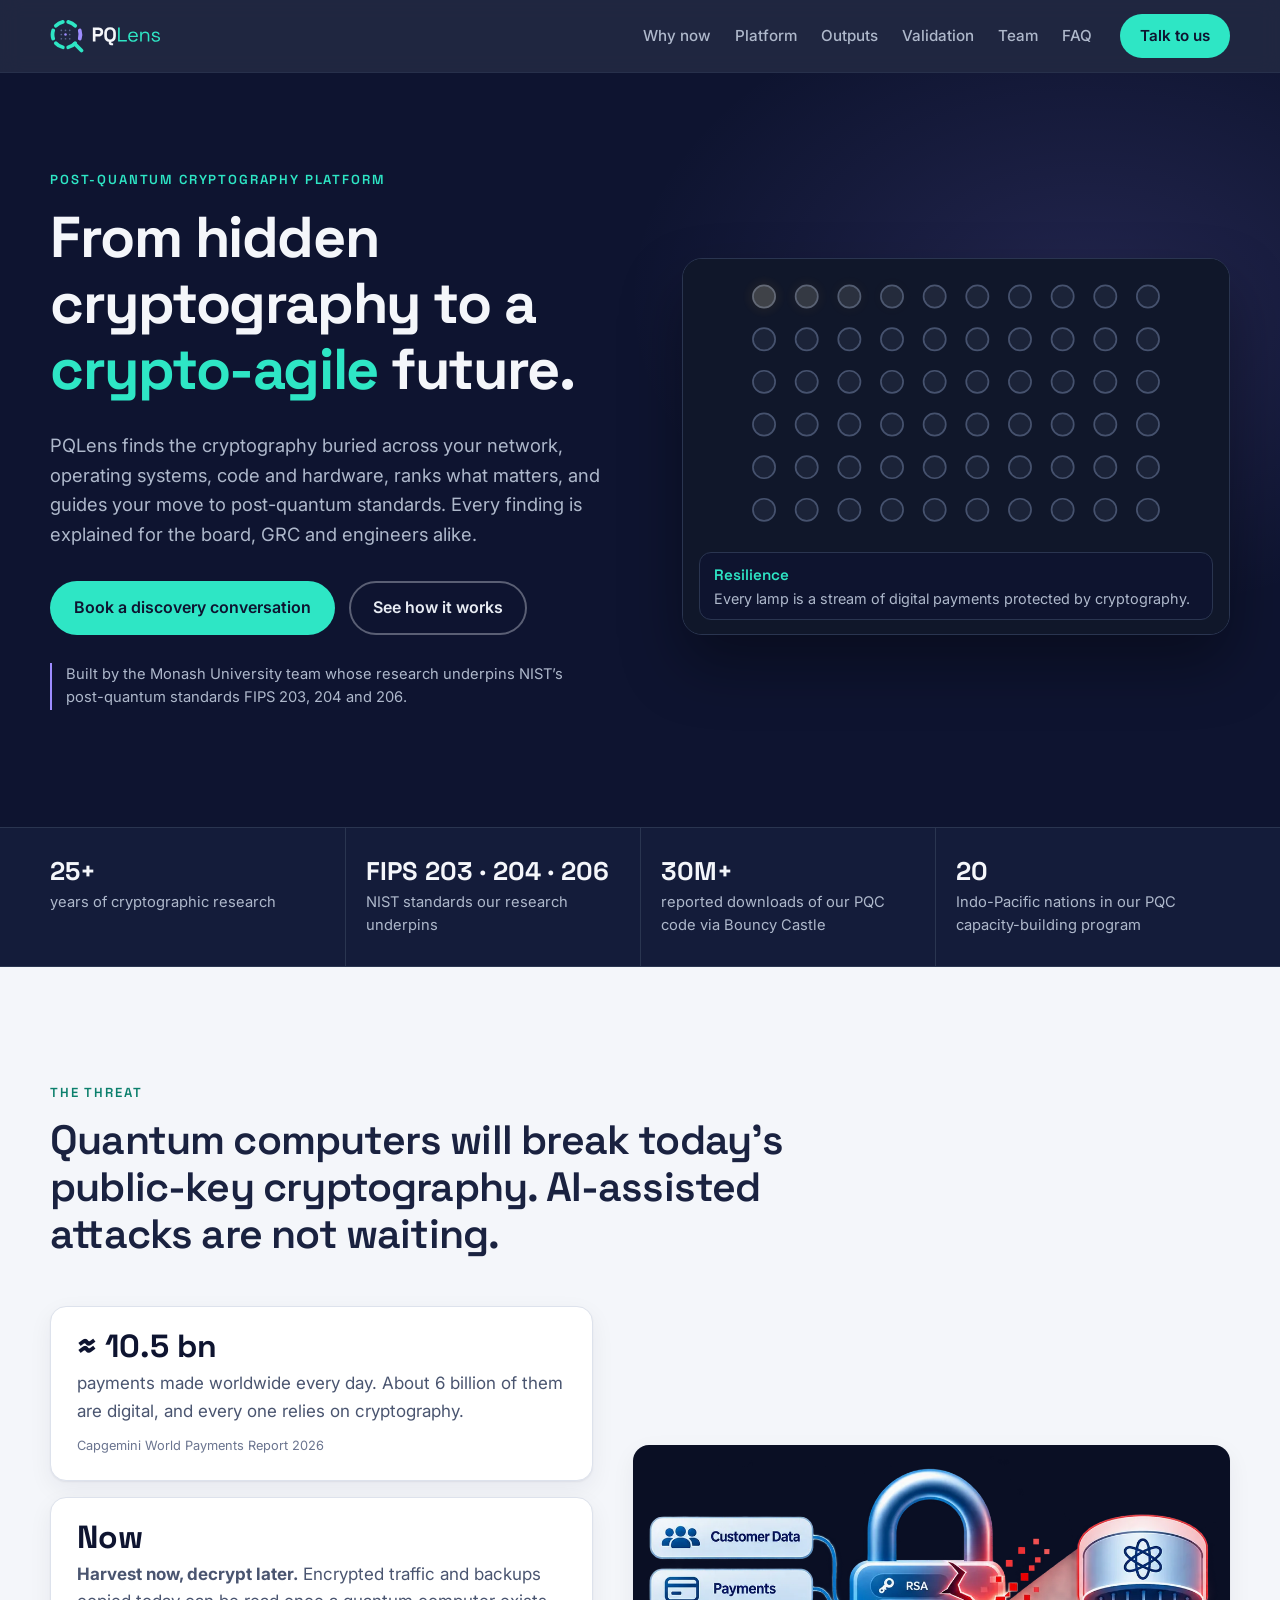
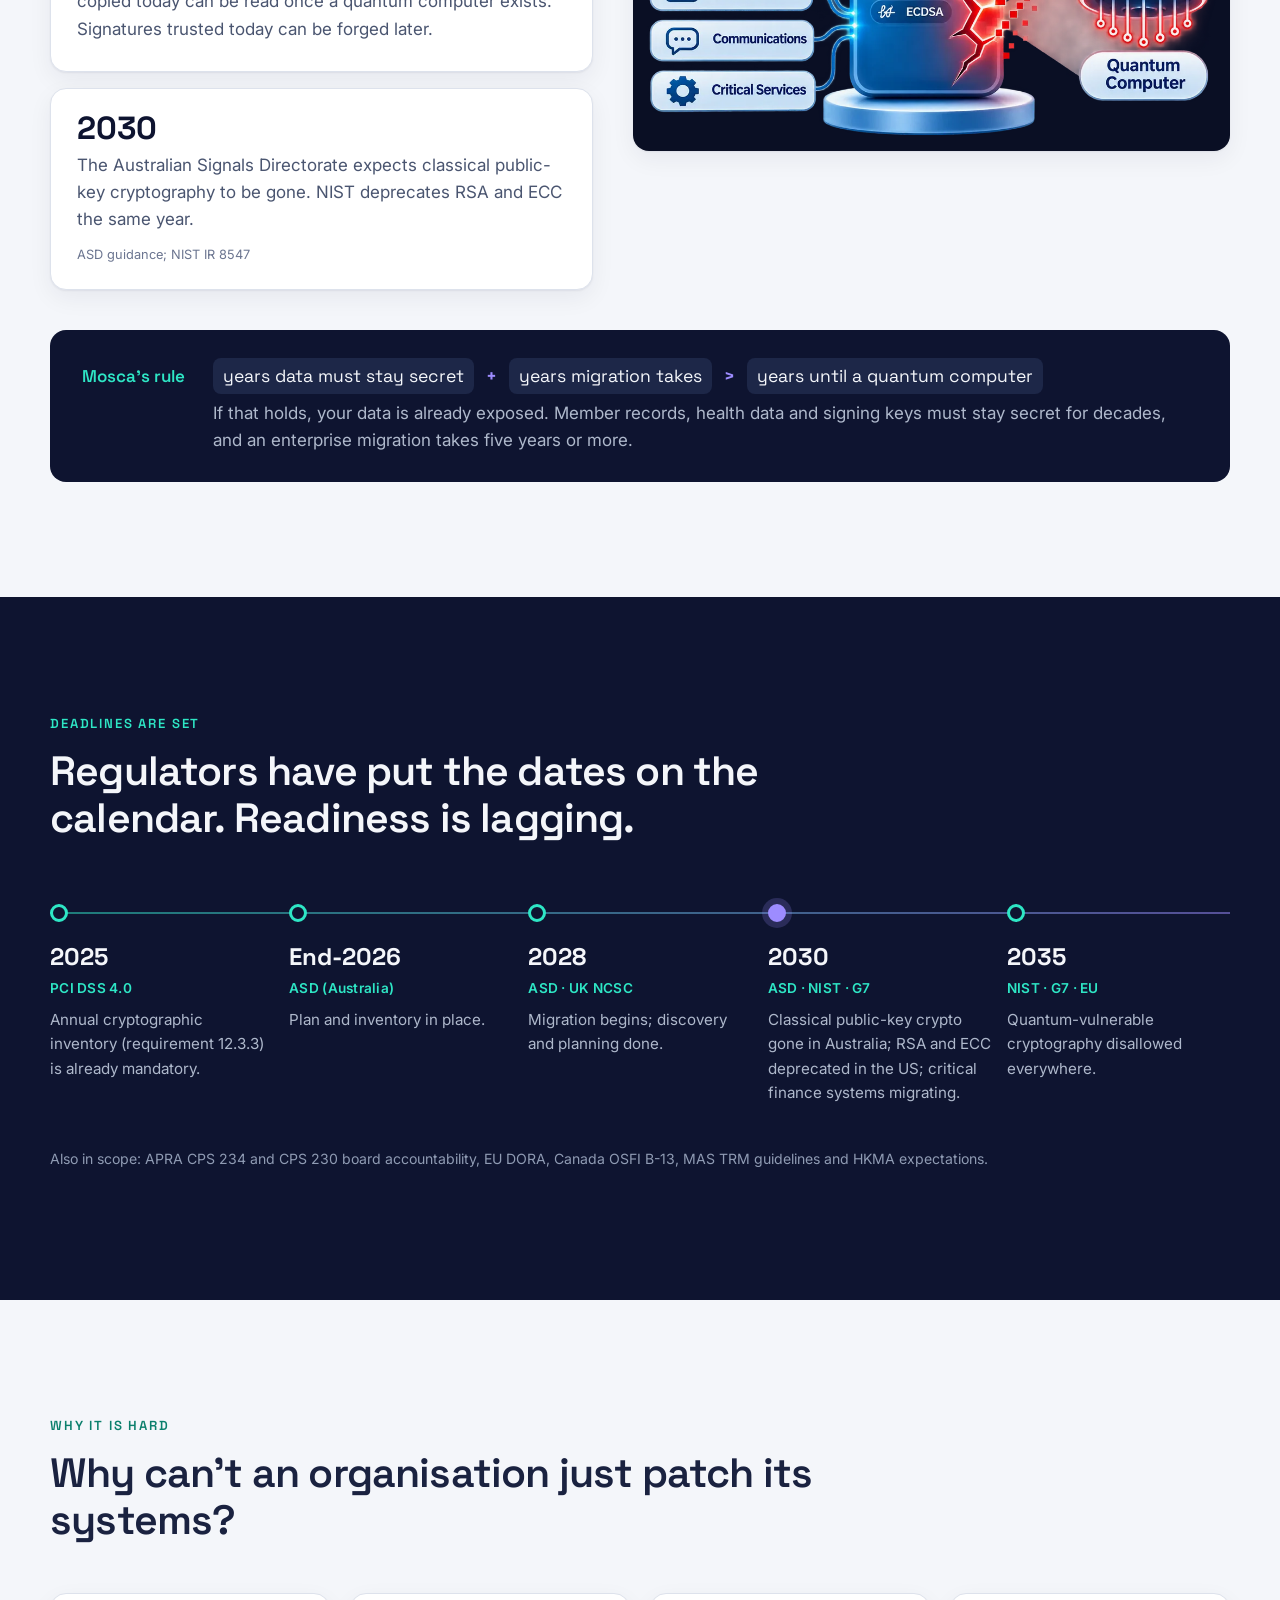
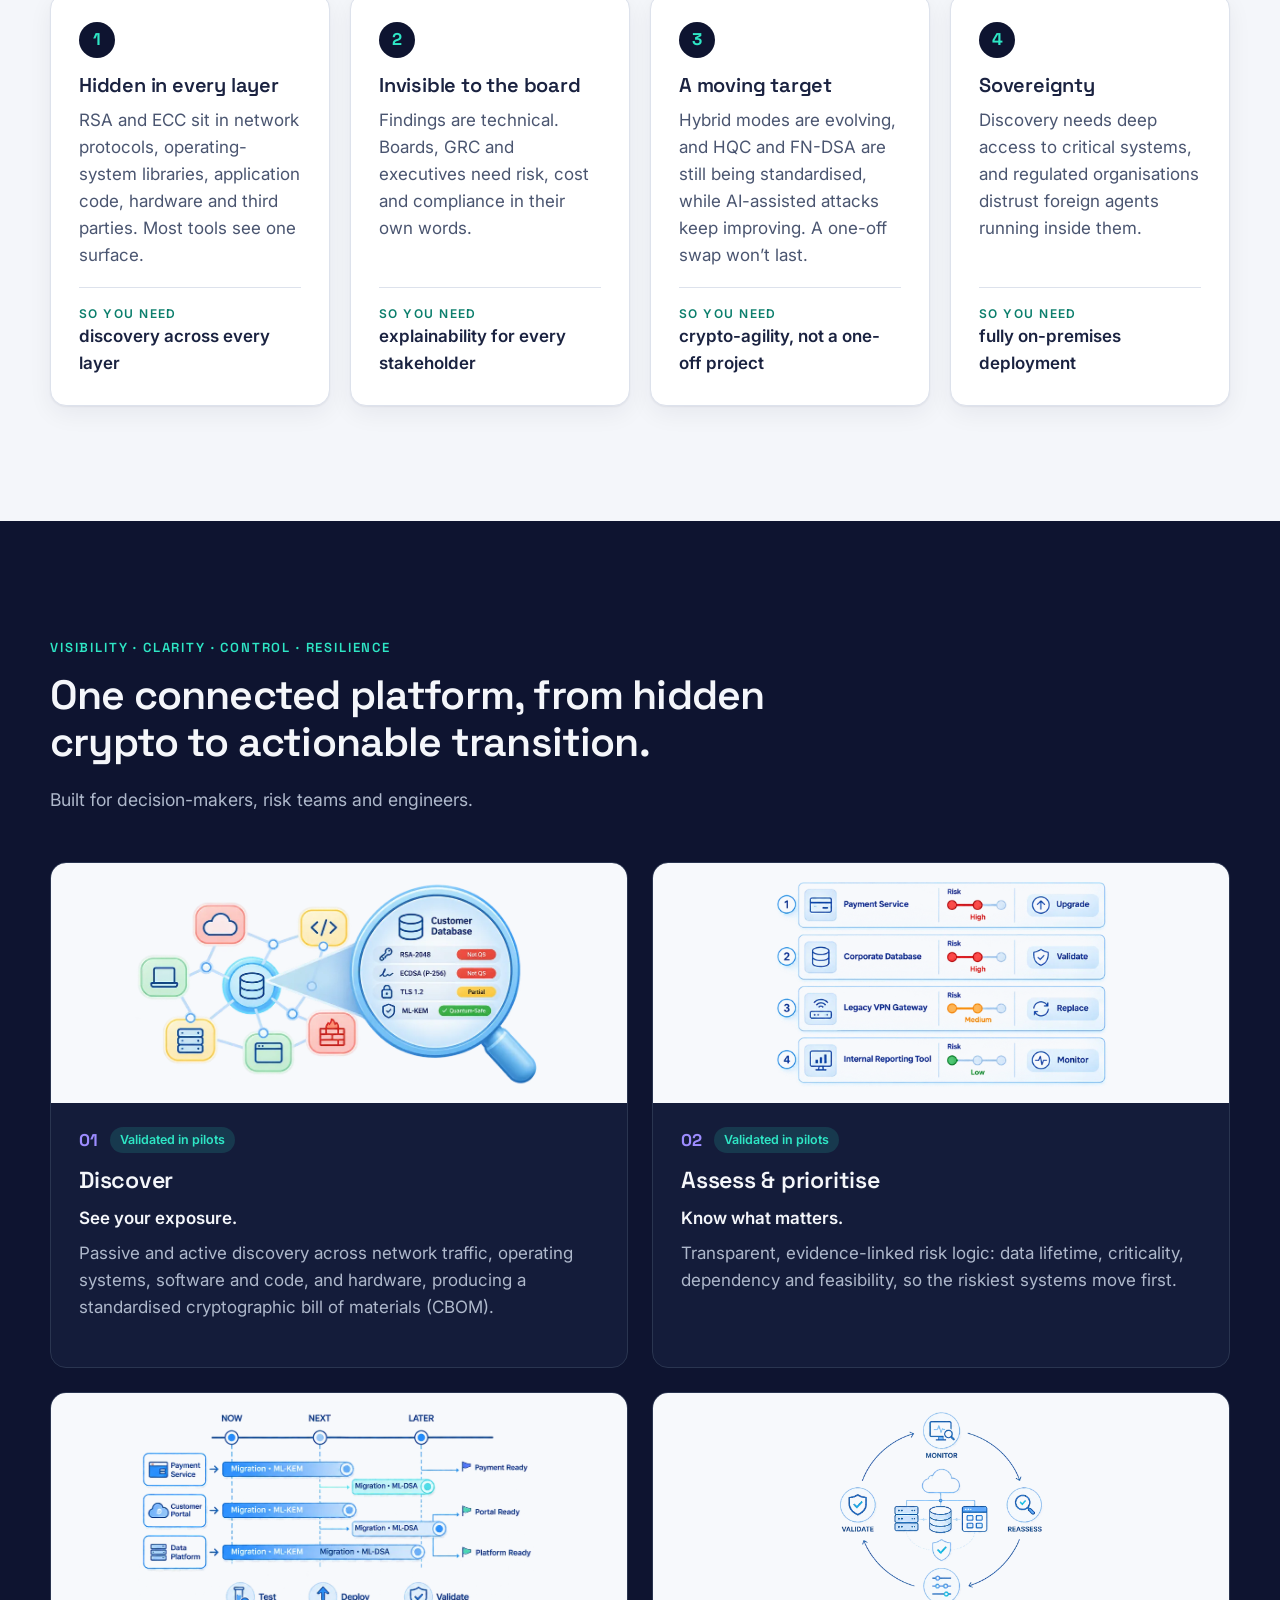
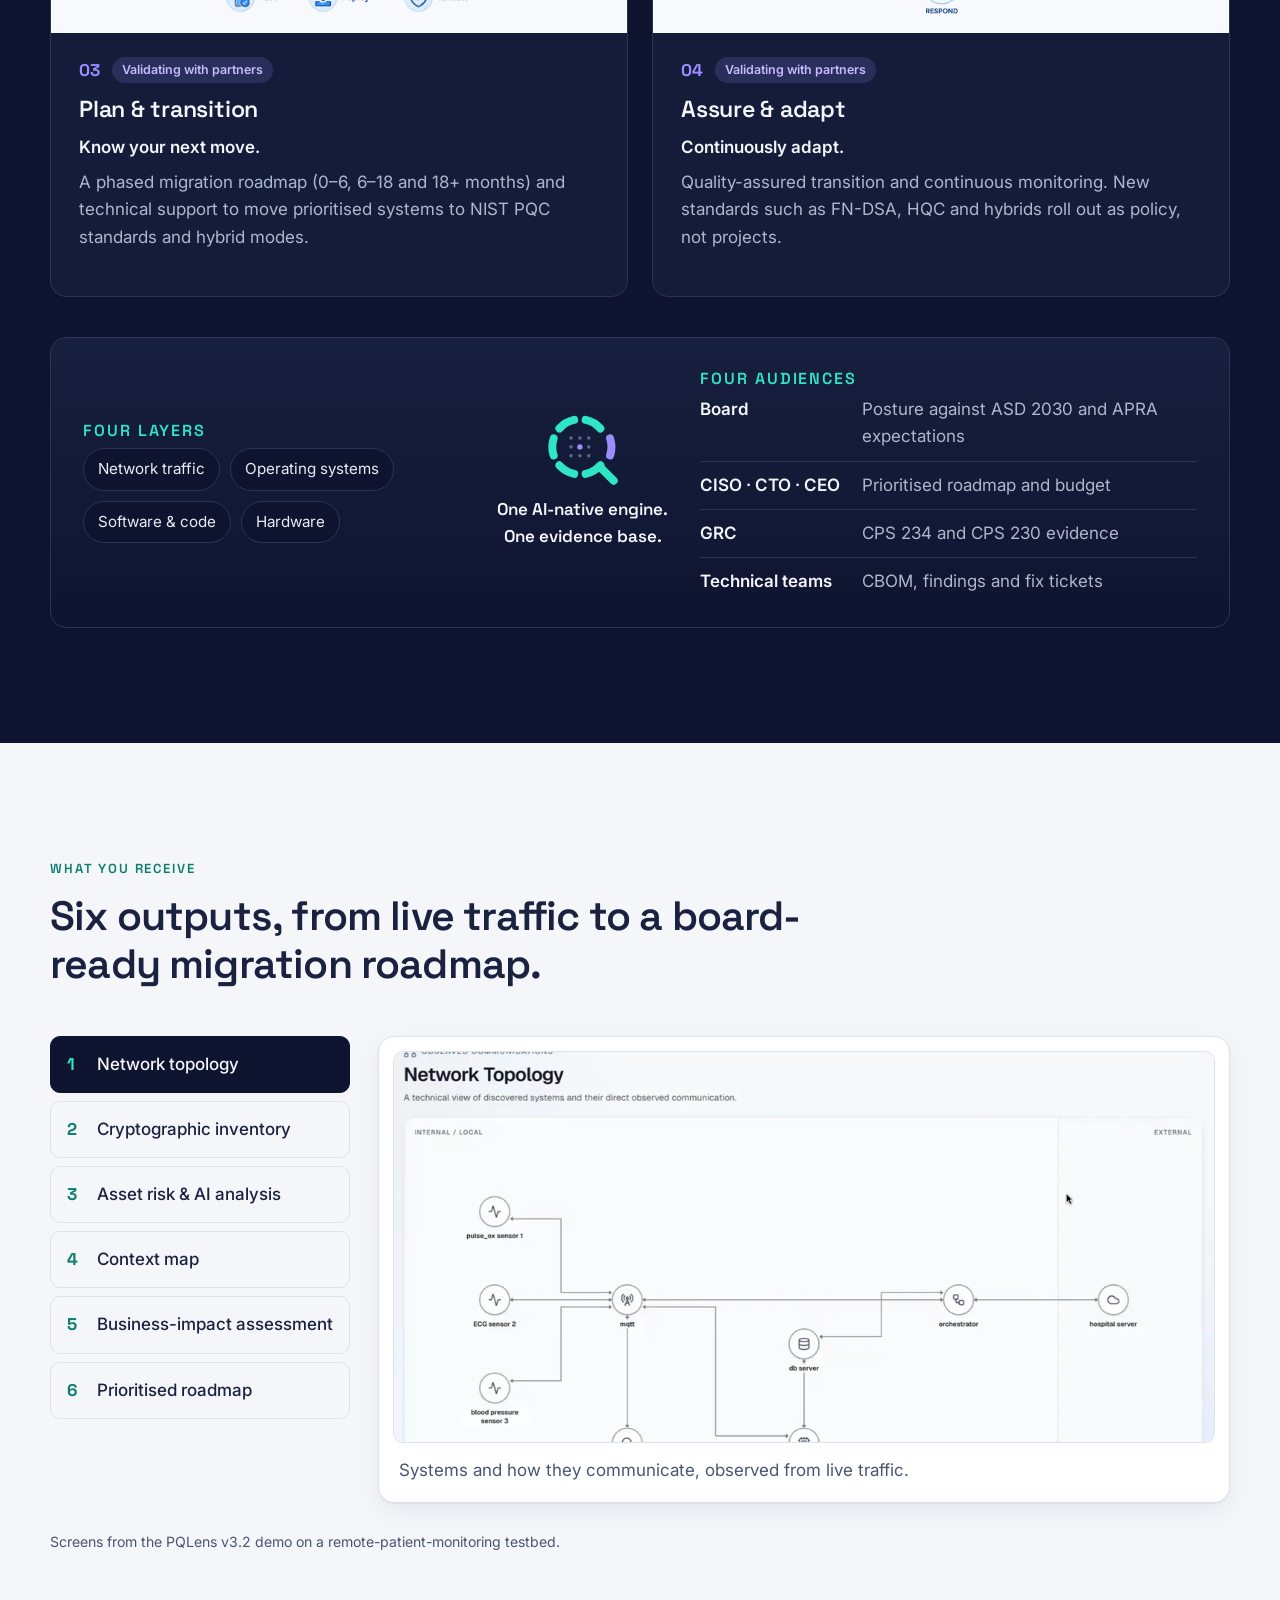
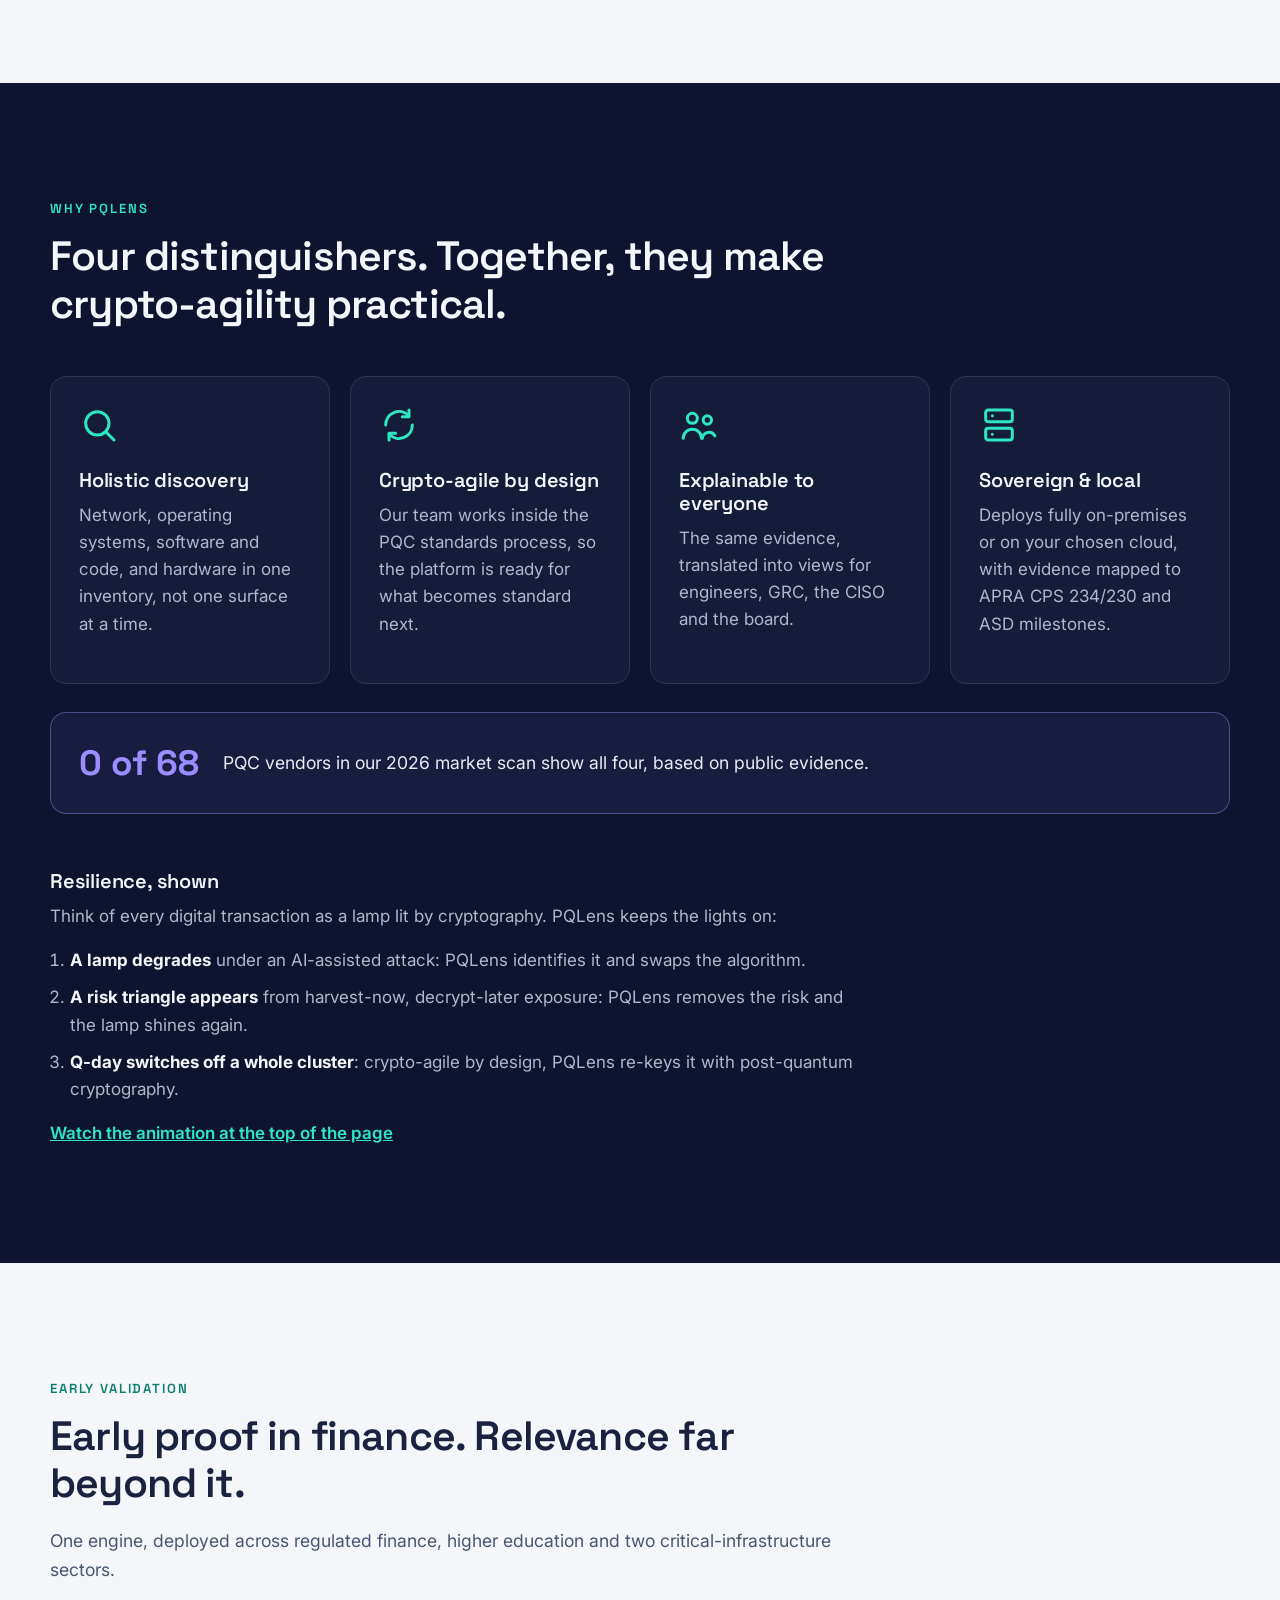
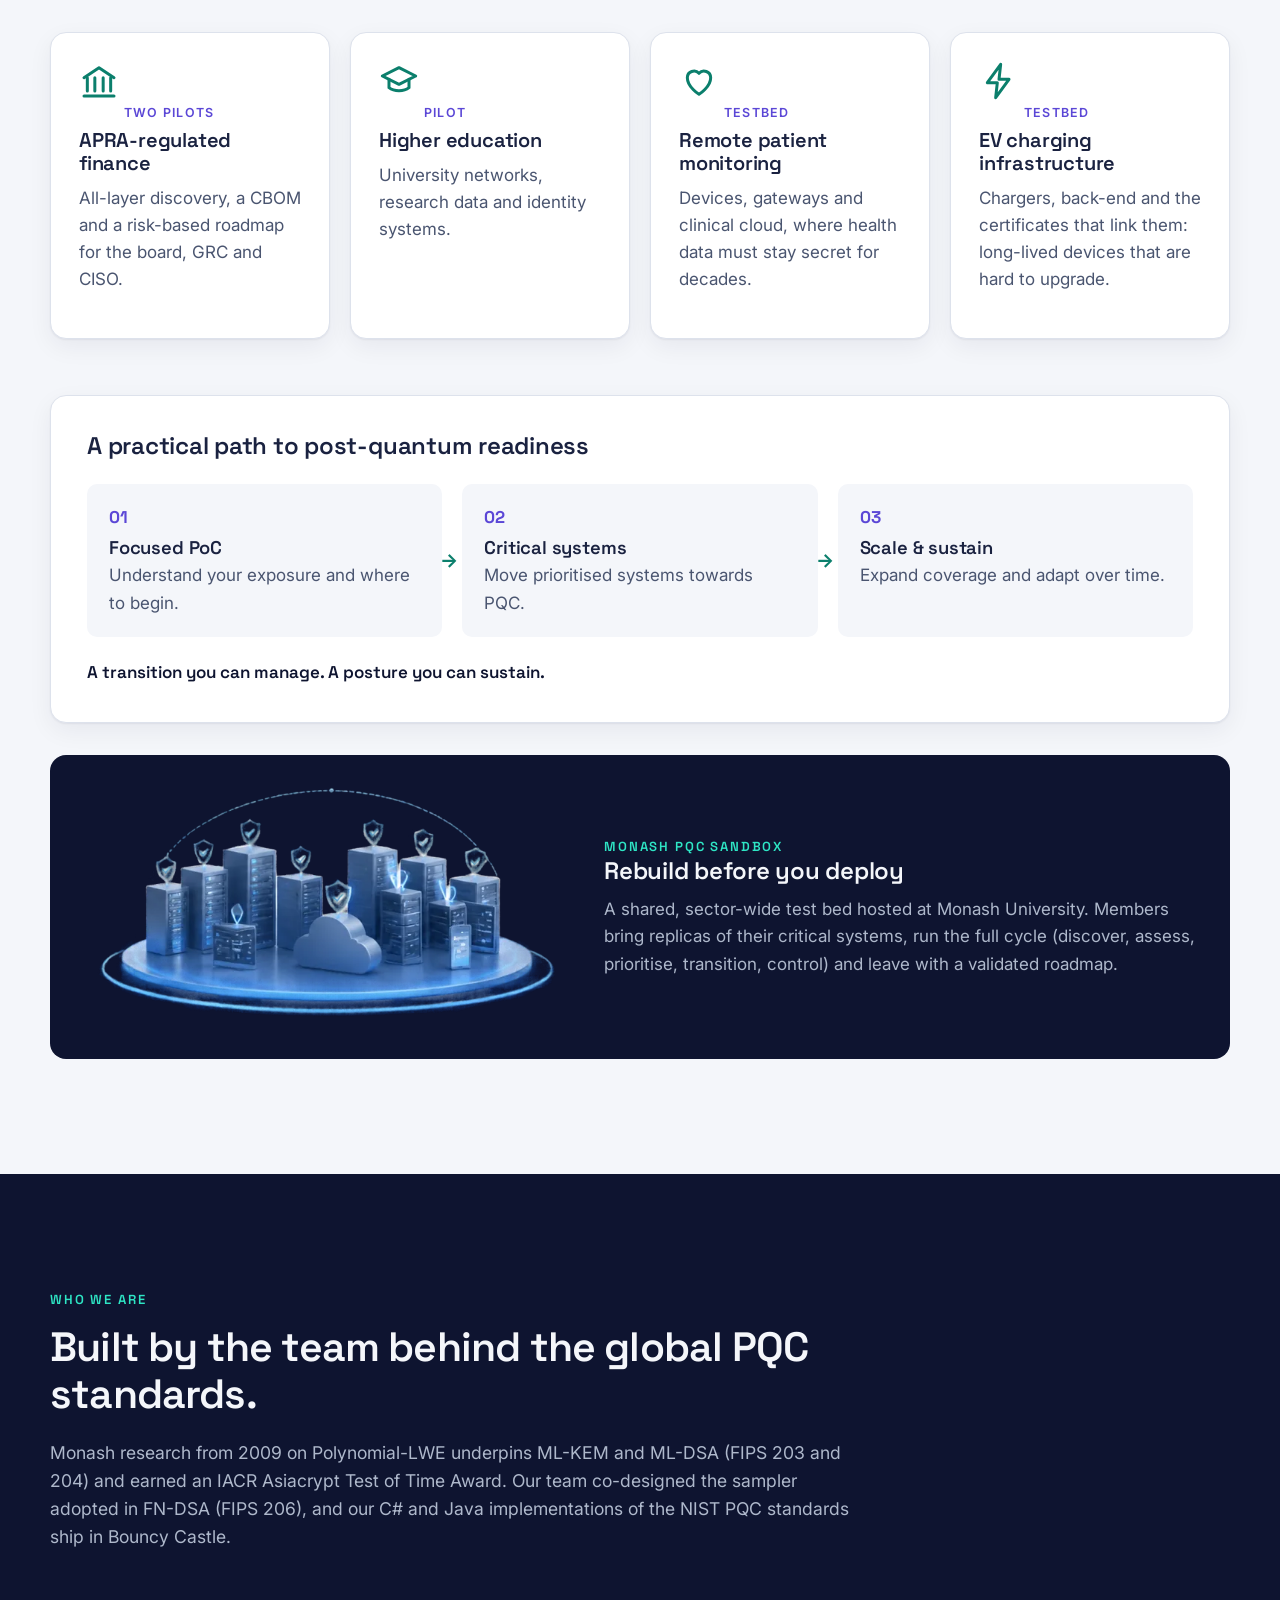
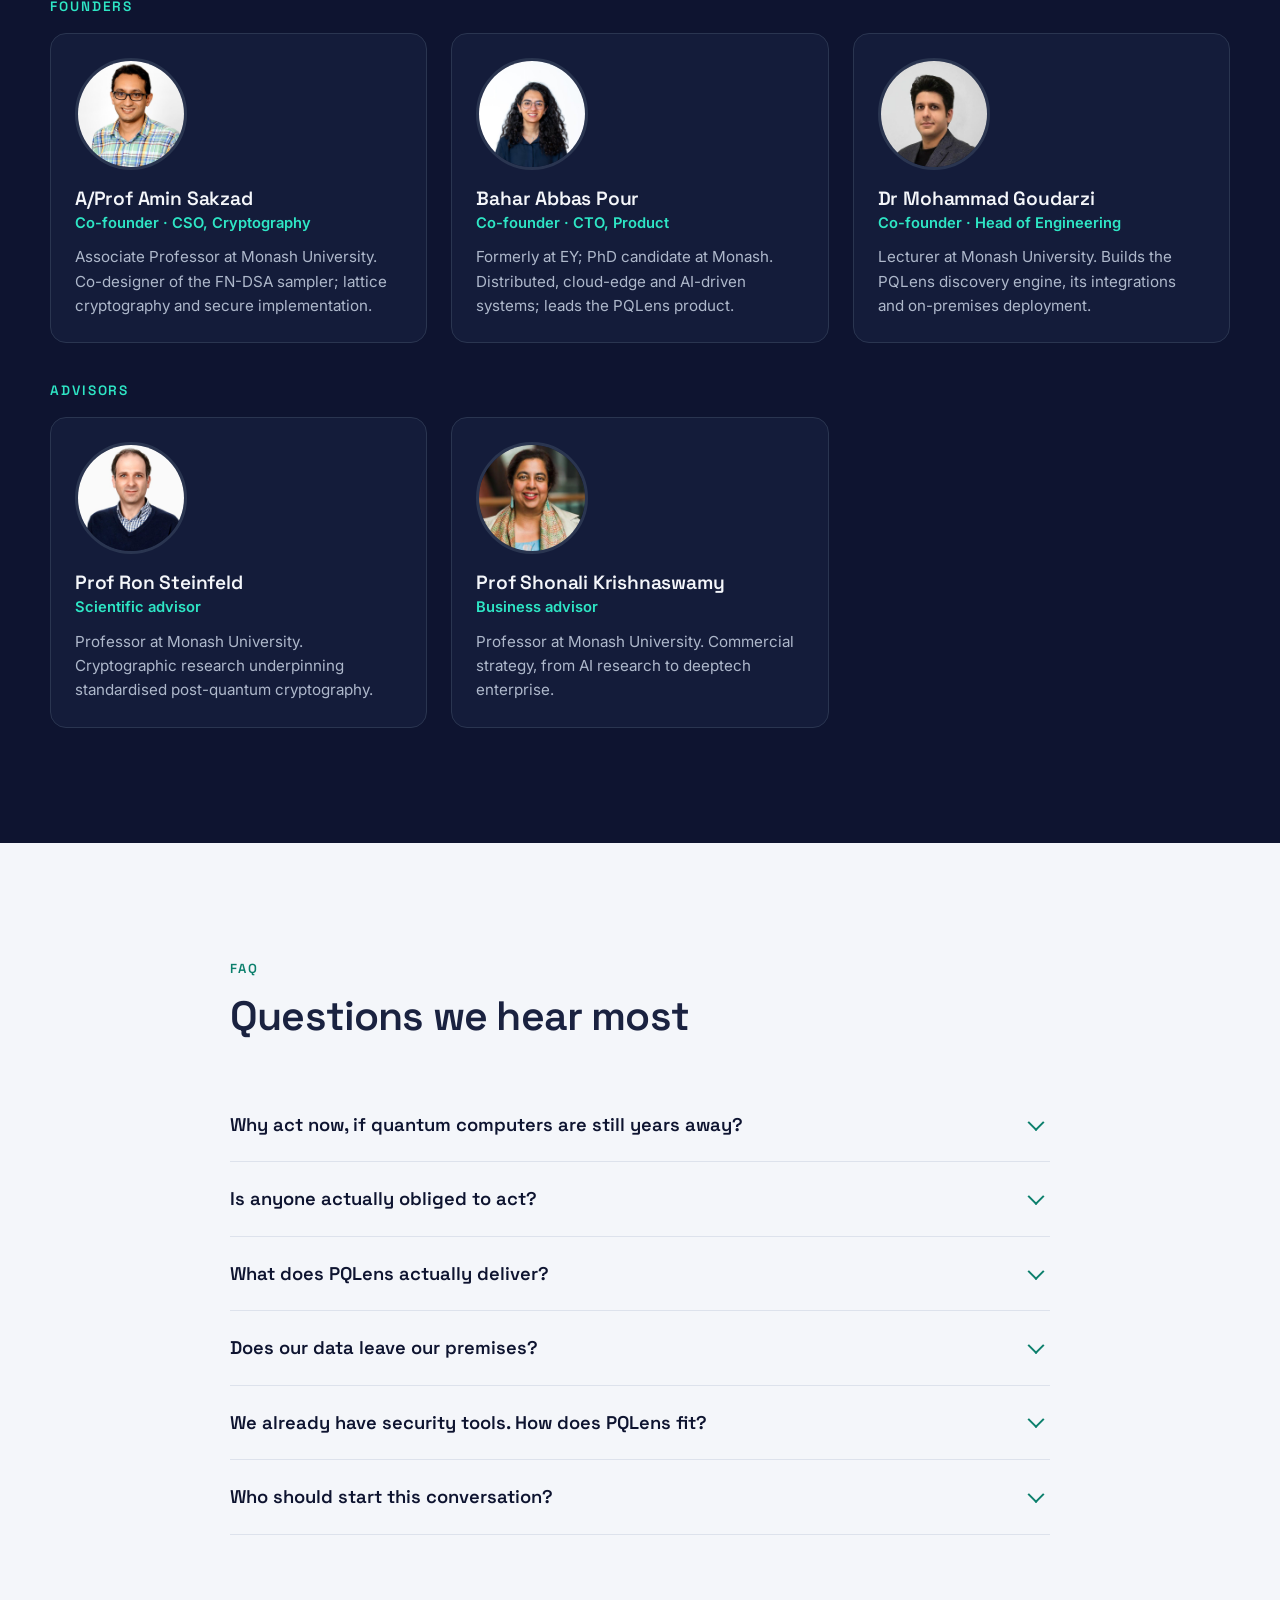
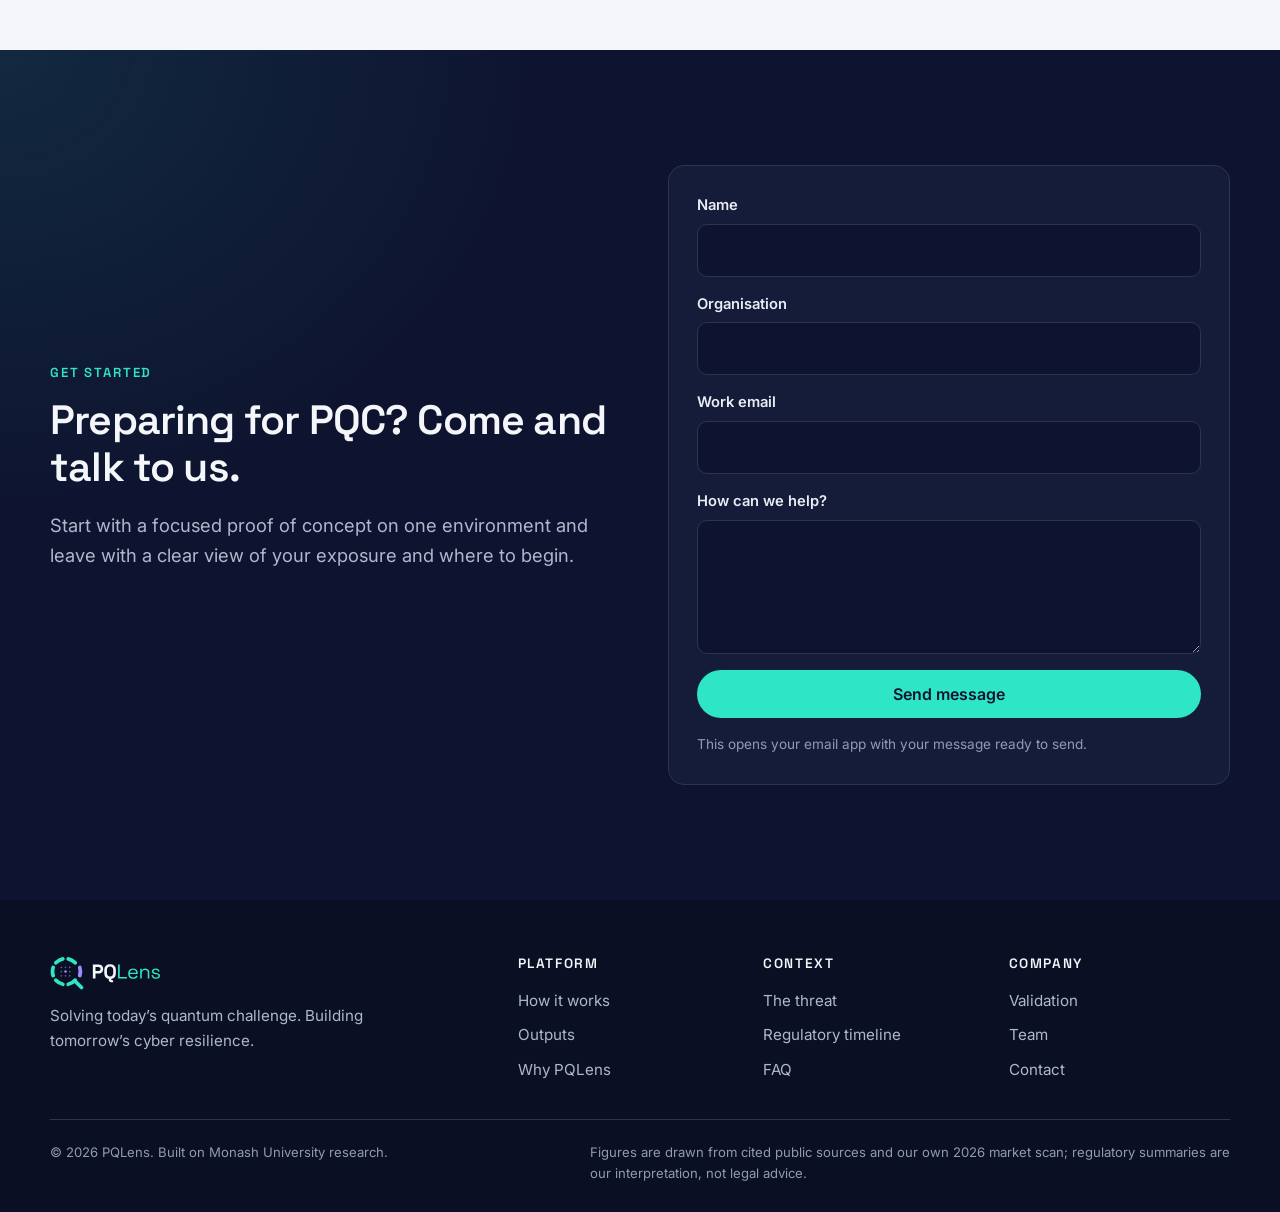
<file: index.html>
<!doctype html>
<html lang="en">
<head>
  <meta charset="utf-8">
  <meta name="viewport" content="width=device-width, initial-scale=1">
  <title>PQLens | Post-quantum readiness and crypto-agility</title>
  <meta name="description" content="PQLens finds the cryptography hidden across your network, operating systems, code and hardware, ranks what matters, and guides your move to post-quantum standards. Built by the team behind research underpinning NIST’s PQC standards.">
  <meta name="theme-color" content="#0E1430">
  <meta property="og:type" content="website">
  <meta property="og:title" content="PQLens | Post-quantum readiness and crypto-agility">
  <meta property="og:description" content="From hidden cryptography to a crypto-agile future. Discovery, prioritisation and transition to post-quantum cryptography, explained for every stakeholder.">
  <meta property="og:image" content="assets/img/brand/og-image.png">
  <meta name="twitter:card" content="summary_large_image">
  <link rel="icon" type="image/svg+xml" href="assets/img/brand/PQLens-mark-dark.svg">
  <link rel="icon" type="image/png" sizes="32x32" href="assets/img/brand/favicon-32.png">
  <link rel="apple-touch-icon" href="assets/img/brand/apple-touch-icon.png">
  <link rel="preconnect" href="https://fonts.googleapis.com">
  <link rel="preconnect" href="https://fonts.gstatic.com" crossorigin>
  <link rel="stylesheet" href="https://fonts.googleapis.com/css2?family=Inter:wght@400;500;600&family=Space+Grotesk:wght@500;600;700&display=swap">
  <link rel="stylesheet" href="assets/css/styles.css">
</head>
<body>
  <a class="skip-link" href="#main">Skip to content</a>

  <header class="site-header" id="top">
    <div class="container header-inner">
      <a class="brand" href="#top" aria-label="PQLens home">
        <img src="assets/img/brand/PQLens-logo-dark.svg" alt="PQLens" width="150" height="36">
      </a>
      <button class="nav-toggle" aria-expanded="false" aria-controls="site-nav">
        <span class="nav-toggle-bar"></span><span class="visually-hidden">Menu</span>
      </button>
      <nav class="site-nav" id="site-nav" aria-label="Main">
        <ul>
          <li><a href="#why-now">Why now</a></li>
          <li><a href="#platform">Platform</a></li>
          <li><a href="#outputs">Outputs</a></li>
          <li><a href="#validation">Validation</a></li>
          <li><a href="#team">Team</a></li>
          <li><a href="#faq">FAQ</a></li>
        </ul>
        <a class="btn btn-primary btn-sm" href="#contact">Talk to us</a>
      </nav>
    </div>
  </header>

  <main id="main">
    <!-- HERO -->
    <section class="hero section-dark">
      <div class="container hero-grid">
        <div class="hero-copy">
          <p class="eyebrow">Post-quantum cryptography platform</p>
          <h1>From hidden cryptography to a <span class="accent">crypto-agile</span> future.</h1>
          <p class="lead">PQLens finds the cryptography buried across your network, operating systems, code and hardware, ranks what matters, and guides your move to post-quantum standards. Every finding is explained for the board, GRC and engineers alike.</p>
          <div class="hero-actions">
            <a class="btn btn-primary" href="#contact">Book a discovery conversation</a>
            <a class="btn btn-ghost" href="#platform">See how it works</a>
          </div>
          <p class="hero-note">Built by the Monash University team whose research underpins NIST’s post-quantum standards FIPS 203, 204 and 206.</p>
        </div>
        <figure class="hero-visual">
          <div class="lamp-stage">
            <canvas id="lamps" aria-hidden="true"></canvas>
            <div class="lamp-caption">
              <span class="lamp-step" id="lamp-step">Resilience</span>
              <span class="lamp-text" id="lamp-text">Every lamp is a stream of digital payments protected by cryptography.</span>
            </div>
          </div>
          <figcaption class="visually-hidden">Animation: a grid of lamps stands for digital transactions. PQLens finds and replaces degraded lamps, removes harvest-now-decrypt-later risk, and relights a cluster switched off on Q-day.</figcaption>
        </figure>
      </div>
    </section>

    <!-- CREDIBILITY STRIP -->
    <section class="strip" aria-label="Track record">
      <div class="container strip-grid">
        <div class="stat"><span class="stat-num">25+</span><span class="stat-label">years of cryptographic research</span></div>
        <div class="stat"><span class="stat-num">FIPS 203 · 204 · 206</span><span class="stat-label">NIST standards our research underpins</span></div>
        <div class="stat"><span class="stat-num">30M+</span><span class="stat-label">reported downloads of our PQC code via Bouncy Castle</span></div>
        <div class="stat"><span class="stat-num">20</span><span class="stat-label">Indo-Pacific nations in our PQC capacity-building program</span></div>
      </div>
    </section>

    <!-- WHY NOW -->
    <section class="section section-light" id="why-now">
      <div class="container">
        <div class="section-head">
          <p class="eyebrow">The threat</p>
          <h2>Quantum computers will break today’s public-key cryptography. AI-assisted attacks are not waiting.</h2>
        </div>
        <div class="threat-grid">
          <div class="threat-cards">
            <article class="card stat-card reveal">
              <span class="big">≈ 10.5 bn</span>
              <p>payments made worldwide every day. About 6 billion of them are digital, and every one relies on cryptography.</p>
              <span class="source">Capgemini World Payments Report 2026</span>
            </article>
            <article class="card stat-card reveal">
              <span class="big">Now</span>
              <p><b>Harvest now, decrypt later.</b> Encrypted traffic and backups copied today can be read once a quantum computer exists. Signatures trusted today can be forged later.</p>
            </article>
            <article class="card stat-card reveal">
              <span class="big">2030</span>
              <p>The Australian Signals Directorate expects classical public-key cryptography to be gone. NIST deprecates RSA and ECC the same year.</p>
              <span class="source">ASD guidance; NIST IR 8547</span>
            </article>
          </div>
          <figure class="threat-figure reveal">
            <img src="assets/img/illustrations/quantum-threat.webp" alt="A padlock labelled RSA and ECDSA, guarding customer data, payments, communications and critical services, cracks under a beam from a quantum computer." width="1100" height="563" loading="lazy">
          </figure>
        </div>
        <aside class="mosca reveal">
          <p class="mosca-title">Mosca’s rule</p>
          <p class="mosca-eq"><span>years data must stay secret</span> <b>+</b> <span>years migration takes</span> <b>&gt;</b> <span>years until a quantum computer</span></p>
          <p>If that holds, your data is already exposed. Member records, health data and signing keys must stay secret for decades, and an enterprise migration takes five years or more.</p>
        </aside>
      </div>
    </section>

    <!-- TIMELINE -->
    <section class="section section-dark" id="timeline">
      <div class="container">
        <div class="section-head">
          <p class="eyebrow">Deadlines are set</p>
          <h2>Regulators have put the dates on the calendar. Readiness is lagging.</h2>
        </div>
        <ol class="timeline">
          <li class="reveal"><span class="t-year">2025</span><span class="t-who">PCI DSS 4.0</span><p>Annual cryptographic inventory (requirement 12.3.3) is already mandatory.</p></li>
          <li class="reveal"><span class="t-year">End-2026</span><span class="t-who">ASD (Australia)</span><p>Plan and inventory in place.</p></li>
          <li class="reveal"><span class="t-year">2028</span><span class="t-who">ASD · UK NCSC</span><p>Migration begins; discovery and planning done.</p></li>
          <li class="reveal t-key"><span class="t-year">2030</span><span class="t-who">ASD · NIST · G7</span><p>Classical public-key crypto gone in Australia; RSA and ECC deprecated in the US; critical finance systems migrating.</p></li>
          <li class="reveal"><span class="t-year">2035</span><span class="t-who">NIST · G7 · EU</span><p>Quantum-vulnerable cryptography disallowed everywhere.</p></li>
        </ol>
        <p class="footnote">Also in scope: APRA CPS 234 and CPS 230 board accountability, EU DORA, Canada OSFI B-13, MAS TRM guidelines and HKMA expectations.</p>
      </div>
    </section>

    <!-- CHALLENGES -->
    <section class="section section-light" id="challenges">
      <div class="container">
        <div class="section-head">
          <p class="eyebrow">Why it is hard</p>
          <h2>Why can’t an organisation just patch its systems?</h2>
        </div>
        <div class="grid-4">
          <article class="card challenge reveal">
            <span class="num">1</span>
            <h3>Hidden in every layer</h3>
            <p>RSA and ECC sit in network protocols, operating-system libraries, application code, hardware and third parties. Most tools see one surface.</p>
            <p class="need"><span>So you need</span> discovery across every layer</p>
          </article>
          <article class="card challenge reveal">
            <span class="num">2</span>
            <h3>Invisible to the board</h3>
            <p>Findings are technical. Boards, GRC and executives need risk, cost and compliance in their own words.</p>
            <p class="need"><span>So you need</span> explainability for every stakeholder</p>
          </article>
          <article class="card challenge reveal">
            <span class="num">3</span>
            <h3>A moving target</h3>
            <p>Hybrid modes are evolving, and HQC and FN-DSA are still being standardised, while AI-assisted attacks keep improving. A one-off swap won’t last.</p>
            <p class="need"><span>So you need</span> crypto-agility, not a one-off project</p>
          </article>
          <article class="card challenge reveal">
            <span class="num">4</span>
            <h3>Sovereignty</h3>
            <p>Discovery needs deep access to critical systems, and regulated organisations distrust foreign agents running inside them.</p>
            <p class="need"><span>So you need</span> fully on-premises deployment</p>
          </article>
        </div>
      </div>
    </section>

    <!-- PLATFORM -->
    <section class="section section-dark" id="platform">
      <div class="container">
        <div class="section-head">
          <p class="eyebrow">Visibility · Clarity · Control · Resilience</p>
          <h2>One connected platform, from hidden crypto to actionable transition.</h2>
          <p class="section-sub">Built for decision-makers, risk teams and engineers.</p>
        </div>
        <div class="steps">
          <article class="step reveal">
            <img src="assets/img/illustrations/discover.webp" alt="A magnifying lens over a customer database, flagging RSA-2048 and ECDSA as not quantum-safe and ML-KEM as quantum-safe." width="900" height="455" loading="lazy">
            <div class="step-body">
              <span class="step-num">01</span><span class="badge badge-ok">Validated in pilots</span>
              <h3>Discover</h3>
              <p class="step-tag">See your exposure.</p>
              <p>Passive and active discovery across network traffic, operating systems, software and code, and hardware, producing a standardised cryptographic bill of materials (CBOM).</p>
            </div>
          </article>
          <article class="step reveal">
            <img src="assets/img/illustrations/assess.webp" alt="Four services ranked by risk, from a high-risk payment service to a low-risk reporting tool, each with an action: upgrade, validate, replace or monitor." width="900" height="563" loading="lazy">
            <div class="step-body">
              <span class="step-num">02</span><span class="badge badge-ok">Validated in pilots</span>
              <h3>Assess &amp; prioritise</h3>
              <p class="step-tag">Know what matters.</p>
              <p>Transparent, evidence-linked risk logic: data lifetime, criticality, dependency and feasibility, so the riskiest systems move first.</p>
            </div>
          </article>
          <article class="step reveal">
            <img src="assets/img/illustrations/plan.webp" alt="A now, next, later roadmap moving a payment service, customer portal and data platform to ML-KEM and ML-DSA through test, deploy and validate." width="900" height="465" loading="lazy">
            <div class="step-body">
              <span class="step-num">03</span><span class="badge badge-next">Validating with partners</span>
              <h3>Plan &amp; transition</h3>
              <p class="step-tag">Know your next move.</p>
              <p>A phased migration roadmap (0–6, 6–18 and 18+ months) and technical support to move prioritised systems to NIST PQC standards and hybrid modes.</p>
            </div>
          </article>
          <article class="step reveal">
            <img src="assets/img/illustrations/assure.webp" alt="A continuous cycle around connected systems: monitor, reassess, respond and validate." width="700" height="685" loading="lazy">
            <div class="step-body">
              <span class="step-num">04</span><span class="badge badge-next">Validating with partners</span>
              <h3>Assure &amp; adapt</h3>
              <p class="step-tag">Continuously adapt.</p>
              <p>Quality-assured transition and continuous monitoring. New standards such as FN-DSA, HQC and hybrids roll out as policy, not projects.</p>
            </div>
          </article>
        </div>

        <div class="matrix reveal">
          <div class="matrix-col">
            <h3>Four layers</h3>
            <ul class="chips">
              <li>Network traffic</li><li>Operating systems</li><li>Software &amp; code</li><li>Hardware</li>
            </ul>
          </div>
          <div class="matrix-core">
            <img src="assets/img/brand/PQLens-mark-dark.svg" alt="" width="72" height="72">
            <p>One AI-native engine.<br>One evidence base.</p>
          </div>
          <div class="matrix-col">
            <h3>Four audiences</h3>
            <dl class="audiences">
              <div><dt>Board</dt><dd>Posture against ASD 2030 and APRA expectations</dd></div>
              <div><dt>CISO · CTO · CEO</dt><dd>Prioritised roadmap and budget</dd></div>
              <div><dt>GRC</dt><dd>CPS 234 and CPS 230 evidence</dd></div>
              <div><dt>Technical teams</dt><dd>CBOM, findings and fix tickets</dd></div>
            </dl>
          </div>
        </div>
      </div>
    </section>

    <!-- OUTPUTS -->
    <section class="section section-light" id="outputs">
      <div class="container">
        <div class="section-head">
          <p class="eyebrow">What you receive</p>
          <h2>Six outputs, from live traffic to a board-ready migration roadmap.</h2>
        </div>
        <div class="outputs" data-tabs>
          <div class="tab-list" role="tablist" aria-label="PQLens outputs">
            <button role="tab" aria-selected="true" aria-controls="out-1" id="tab-1"><span>1</span> Network topology</button>
            <button role="tab" aria-selected="false" aria-controls="out-2" id="tab-2" tabindex="-1"><span>2</span> Cryptographic inventory</button>
            <button role="tab" aria-selected="false" aria-controls="out-3" id="tab-3" tabindex="-1"><span>3</span> Asset risk &amp; AI analysis</button>
            <button role="tab" aria-selected="false" aria-controls="out-4" id="tab-4" tabindex="-1"><span>4</span> Context map</button>
            <button role="tab" aria-selected="false" aria-controls="out-5" id="tab-5" tabindex="-1"><span>5</span> Business-impact assessment</button>
            <button role="tab" aria-selected="false" aria-controls="out-6" id="tab-6" tabindex="-1"><span>6</span> Prioritised roadmap</button>
          </div>
          <div class="tab-panels">
            <div role="tabpanel" id="out-1" aria-labelledby="tab-1">
              <img src="assets/img/product/topology.webp" alt="PQLens network topology view mapping discovered systems and their communication." width="1100" height="524" loading="lazy">
              <p>Systems and how they communicate, observed from live traffic.</p>
            </div>
            <div role="tabpanel" id="out-2" aria-labelledby="tab-2" hidden>
              <img src="assets/img/product/inventory.webp" alt="PQLens technical inventory listing crypto assets with PQC status and technical risk." width="1100" height="524" loading="lazy">
              <p>A standardised CBOM: every algorithm, key and cipher suite found, with PQC status and risk.</p>
            </div>
            <div role="tabpanel" id="out-3" aria-labelledby="tab-3" hidden>
              <img src="assets/img/product/asset-risk.webp" alt="PQLens cryptographic asset view for an RSA-2048 key with a risk score and exposure." width="1100" height="524" loading="lazy">
              <p>Risk score, exposure and business context for each asset.</p>
            </div>
            <div role="tabpanel" id="out-4" aria-labelledby="tab-4" hidden>
              <img src="assets/img/product/context-map.webp" alt="PQLens context map linking crypto assets to technical nodes and services." width="1100" height="523" loading="lazy">
              <p>From asset to system, service and organisation.</p>
            </div>
            <div role="tabpanel" id="out-5" aria-labelledby="tab-5" hidden>
              <img src="assets/img/product/impact-assessment.webp" alt="PQLens business-impact assessment asking how critical and how sensitive a service is." width="1100" height="524" loading="lazy">
              <p>Criticality, data sensitivity and data lifetime, captured with the people who own the service.</p>
            </div>
            <div role="tabpanel" id="out-6" aria-labelledby="tab-6" hidden>
              <img src="assets/img/product/roadmap.webp" alt="PQLens migration roadmap grouping work packages into immediate, planned and monitor phases." width="1100" height="524" loading="lazy">
              <p>A phased migration roadmap: 0–6, 6–18 and 18+ months.</p>
            </div>
          </div>
        </div>
        <p class="footnote">Screens from the PQLens v3.2 demo on a remote-patient-monitoring testbed.</p>
      </div>
    </section>

    <!-- WHY PQLENS -->
    <section class="section section-dark" id="why-pqlens">
      <div class="container">
        <div class="section-head">
          <p class="eyebrow">Why PQLens</p>
          <h2>Four distinguishers. Together, they make crypto-agility practical.</h2>
        </div>
        <div class="grid-4">
          <article class="card card-dark diff reveal">
            <svg class="icon" viewBox="0 0 24 24" aria-hidden="true"><circle cx="11" cy="11" r="7"/><path d="M16.5 16.5L21 21"/></svg>
            <h3>Holistic discovery</h3>
            <p>Network, operating systems, software and code, and hardware in one inventory, not one surface at a time.</p>
          </article>
          <article class="card card-dark diff reveal">
            <svg class="icon" viewBox="0 0 24 24" aria-hidden="true"><path d="M20 12a8 8 0 0 1-13.7 5.7"/><path d="M4 12a8 8 0 0 1 13.7-5.7"/><path d="M18 3v4h-4"/><path d="M6 21v-4h4"/></svg>
            <h3>Crypto-agile by design</h3>
            <p>Our team works inside the PQC standards process, so the platform is ready for what becomes standard next.</p>
          </article>
          <article class="card card-dark diff reveal">
            <svg class="icon" viewBox="0 0 24 24" aria-hidden="true"><circle cx="8" cy="8" r="3"/><circle cx="17" cy="9" r="2.5"/><path d="M2.5 20a5.5 5.5 0 0 1 11 0"/><path d="M14 20a4 4 0 0 1 7.5-1.5"/></svg>
            <h3>Explainable to everyone</h3>
            <p>The same evidence, translated into views for engineers, GRC, the CISO and the board.</p>
          </article>
          <article class="card card-dark diff reveal">
            <svg class="icon" viewBox="0 0 24 24" aria-hidden="true"><rect x="4" y="3" width="16" height="7" rx="1.5"/><rect x="4" y="14" width="16" height="7" rx="1.5"/><path d="M8 6.5h.01M8 17.5h.01"/></svg>
            <h3>Sovereign &amp; local</h3>
            <p>Deploys fully on-premises or on your chosen cloud, with evidence mapped to APRA CPS 234/230 and ASD milestones.</p>
          </article>
        </div>
        <div class="callout reveal">
          <span class="callout-num">0 of 68</span>
          <p>PQC vendors in our 2026 market scan show all four, based on public evidence.</p>
        </div>

        <div class="resilience">
          <div class="resilience-copy reveal">
            <h3>Resilience, shown</h3>
            <p>Think of every digital transaction as a lamp lit by cryptography. PQLens keeps the lights on:</p>
            <ol>
              <li><b>A lamp degrades</b> under an AI-assisted attack: PQLens identifies it and swaps the algorithm.</li>
              <li><b>A risk triangle appears</b> from harvest-now, decrypt-later exposure: PQLens removes the risk and the lamp shines again.</li>
              <li><b>Q-day switches off a whole cluster</b>: crypto-agile by design, PQLens re-keys it with post-quantum cryptography.</li>
            </ol>
            <a class="text-link" href="#top">Watch the animation at the top of the page</a>
          </div>
        </div>
      </div>
    </section>

    <!-- VALIDATION -->
    <section class="section section-light" id="validation">
      <div class="container">
        <div class="section-head">
          <p class="eyebrow">Early validation</p>
          <h2>Early proof in finance. Relevance far beyond it.</h2>
          <p class="section-sub">One engine, deployed across regulated finance, higher education and two critical-infrastructure sectors.</p>
        </div>
        <div class="grid-4">
          <article class="card validation reveal">
            <svg class="icon icon-dark" viewBox="0 0 24 24" aria-hidden="true"><path d="M3 10l9-6 9 6"/><path d="M5 10v8M9.5 10v8M14.5 10v8M19 10v8"/><path d="M3 21h18"/></svg>
            <span class="tag">Two pilots</span>
            <h3>APRA-regulated finance</h3>
            <p>All-layer discovery, a CBOM and a risk-based roadmap for the board, GRC and CISO.</p>
          </article>
          <article class="card validation reveal">
            <svg class="icon icon-dark" viewBox="0 0 24 24" aria-hidden="true"><path d="M2 9l10-5 10 5-10 5z"/><path d="M6 11v5c3 2.5 9 2.5 12 0v-5"/></svg>
            <span class="tag">Pilot</span>
            <h3>Higher education</h3>
            <p>University networks, research data and identity systems.</p>
          </article>
          <article class="card validation reveal">
            <svg class="icon icon-dark" viewBox="0 0 24 24" aria-hidden="true"><path d="M12 20s-7-4.4-7-10a4 4 0 0 1 7-2.6A4 4 0 0 1 19 10c0 5.6-7 10-7 10z"/></svg>
            <span class="tag">Testbed</span>
            <h3>Remote patient monitoring</h3>
            <p>Devices, gateways and clinical cloud, where health data must stay secret for decades.</p>
          </article>
          <article class="card validation reveal">
            <svg class="icon icon-dark" viewBox="0 0 24 24" aria-hidden="true"><path d="M13 2L5 13h6l-1 9 8-11h-6z"/></svg>
            <span class="tag">Testbed</span>
            <h3>EV charging infrastructure</h3>
            <p>Chargers, back-end and the certificates that link them: long-lived devices that are hard to upgrade.</p>
          </article>
        </div>

        <div class="path reveal">
          <h3 class="path-title">A practical path to post-quantum readiness</h3>
          <ol class="path-steps">
            <li><span>01</span><h4>Focused PoC</h4><p>Understand your exposure and where to begin.</p></li>
            <li><span>02</span><h4>Critical systems</h4><p>Move prioritised systems towards PQC.</p></li>
            <li><span>03</span><h4>Scale &amp; sustain</h4><p>Expand coverage and adapt over time.</p></li>
          </ol>
          <p class="path-foot">A transition you can manage. A posture you can sustain.</p>
        </div>

        <div class="sandbox reveal">
          <img src="assets/img/illustrations/scale.webp" alt="" width="700" height="345" loading="lazy">
          <div>
            <p class="eyebrow">Monash PQC Sandbox</p>
            <h3>Rebuild before you deploy</h3>
            <p>A shared, sector-wide test bed hosted at Monash University. Members bring replicas of their critical systems, run the full cycle (discover, assess, prioritise, transition, control) and leave with a validated roadmap.</p>
          </div>
        </div>
      </div>
    </section>

    <!-- TEAM -->
    <section class="section section-dark" id="team">
      <div class="container">
        <div class="section-head">
          <p class="eyebrow">Who we are</p>
          <h2>Built by the team behind the global PQC standards.</h2>
          <p class="section-sub">Monash research from 2009 on Polynomial-LWE underpins ML-KEM and ML-DSA (FIPS 203 and 204) and earned an IACR Asiacrypt Test of Time Award. Our team co-designed the sampler adopted in FN-DSA (FIPS 206), and our C# and Java implementations of the NIST PQC standards ship in Bouncy Castle.</p>
        </div>
        <h3 class="team-group">Founders</h3>
        <div class="team-grid">
          <article class="person reveal">
            <img src="assets/img/team/amin-sakzad.jpg" alt="Amin Sakzad" width="480" height="480" loading="lazy">
            <h4>A/Prof Amin Sakzad</h4>
            <p class="role">Co-founder · CSO, Cryptography</p>
            <p>Associate Professor at Monash University. Co-designer of the FN-DSA sampler; lattice cryptography and secure implementation.</p>
          </article>
          <article class="person reveal">
            <img src="assets/img/team/bahar-abbas-pour.jpg" alt="Bahar Abbas Pour" width="480" height="480" loading="lazy">
            <h4>Bahar Abbas Pour</h4>
            <p class="role">Co-founder · CTO, Product</p>
            <p>Formerly at EY; PhD candidate at Monash. Distributed, cloud-edge and AI-driven systems; leads the PQLens product.</p>
          </article>
          <article class="person reveal">
            <img src="assets/img/team/mohammad-goudarzi.jpg" alt="Mohammad Goudarzi" width="480" height="480" loading="lazy">
            <h4>Dr Mohammad Goudarzi</h4>
            <p class="role">Co-founder · Head of Engineering</p>
            <p>Lecturer at Monash University. Builds the PQLens discovery engine, its integrations and on-premises deployment.</p>
          </article>
        </div>
        <h3 class="team-group">Advisors</h3>
        <div class="team-grid team-grid-2">
          <article class="person reveal">
            <img src="assets/img/team/ron-steinfeld.jpg" alt="Ron Steinfeld" width="480" height="480" loading="lazy">
            <h4>Prof Ron Steinfeld</h4>
            <p class="role">Scientific advisor</p>
            <p>Professor at Monash University. Cryptographic research underpinning standardised post-quantum cryptography.</p>
          </article>
          <article class="person reveal">
            <img src="assets/img/team/shonali-krishnaswamy.jpg" alt="Shonali Krishnaswamy" width="480" height="480" loading="lazy">
            <h4>Prof Shonali Krishnaswamy</h4>
            <p class="role">Business advisor</p>
            <p>Professor at Monash University. Commercial strategy, from AI research to deeptech enterprise.</p>
          </article>
        </div>
      </div>
    </section>

    <!-- FAQ -->
    <section class="section section-light" id="faq">
      <div class="container container-narrow">
        <div class="section-head">
          <p class="eyebrow">FAQ</p>
          <h2>Questions we hear most</h2>
        </div>
        <div class="faq">
          <details>
            <summary>Why act now, if quantum computers are still years away?</summary>
            <p>Because data stolen today can be decrypted later, and regulators have already set dates. ASD expects a plan by end-2026, migration from 2028 and classical public-key cryptography gone by 2030. NIST deprecates RSA and ECC from 2030 and disallows them after 2035. An enterprise migration takes five years or more.</p>
          </details>
          <details>
            <summary>Is anyone actually obliged to act?</summary>
            <p>There is no PQC law yet, but boards are accountable. APRA CPS 234 requires information-security capability that keeps pace with threats, CPS 230 extends that to material service providers, and PCI DSS 4.0 already requires an annual cryptographic inventory. Abroad, the G7, UK NCSC, EU DORA, OSFI B-13 and MAS set the same direction.</p>
          </details>
          <details>
            <summary>What does PQLens actually deliver?</summary>
            <p>A network topology, a standardised cryptographic inventory (CBOM), asset-level risk analysis, a context map from asset to service, a business-impact assessment and a phased migration roadmap, with reports for the board, executives, GRC and technical teams.</p>
          </details>
          <details>
            <summary>Does our data leave our premises?</summary>
            <p>No. PQLens can deploy fully on-premises, with no foreign agents required, or on a cloud of your choice. Discovery can start passively, from observed traffic, before any active scanning.</p>
          </details>
          <details>
            <summary>We already have security tools. How does PQLens fit?</summary>
            <p>PQLens is designed to sit alongside the stack you already run, connecting to SIEM, SOAR, CMDB and ITSM tools through standard APIs so findings flow into existing workflows.</p>
          </details>
          <details>
            <summary>Who should start this conversation?</summary>
            <p>CISOs, CTOs and risk leaders in regulated organisations, especially banks, super funds, insurers, health and energy operators, and anyone holding data that must stay secret for years.</p>
          </details>
        </div>
      </div>
    </section>

    <!-- CONTACT -->
    <section class="section section-dark cta" id="contact">
      <div class="container cta-grid">
        <div>
          <p class="eyebrow">Get started</p>
          <h2>Preparing for PQC? Come and talk to us.</h2>
          <p class="lead">Start with a focused proof of concept on one environment and leave with a clear view of your exposure and where to begin.</p>
        </div>
        <form class="contact-form" id="contact-form" novalidate>
          <div class="field">
            <label for="cf-name">Name</label>
            <input id="cf-name" name="name" type="text" autocomplete="name" required>
          </div>
          <div class="field">
            <label for="cf-org">Organisation</label>
            <input id="cf-org" name="organisation" type="text" autocomplete="organization">
          </div>
          <div class="field">
            <label for="cf-email">Work email</label>
            <input id="cf-email" name="email" type="email" autocomplete="email" required>
          </div>
          <div class="field">
            <label for="cf-msg">How can we help?</label>
            <textarea id="cf-msg" name="message" rows="4"></textarea>
          </div>
          <button class="btn btn-primary" type="submit">Send message</button>
          <p class="form-note" id="form-note">This opens your email app with your message ready to send.</p>
        </form>
      </div>
    </section>
  </main>

  <footer class="site-footer">
    <div class="container footer-grid">
      <div class="footer-brand">
        <img src="assets/img/brand/PQLens-logo-dark.svg" alt="PQLens" width="150" height="36">
        <p>Solving today’s quantum challenge. Building tomorrow’s cyber resilience.</p>
      </div>
      <nav class="footer-links" aria-label="Footer">
        <div>
          <h4>Platform</h4>
          <a href="#platform">How it works</a>
          <a href="#outputs">Outputs</a>
          <a href="#why-pqlens">Why PQLens</a>
        </div>
        <div>
          <h4>Context</h4>
          <a href="#why-now">The threat</a>
          <a href="#timeline">Regulatory timeline</a>
          <a href="#faq">FAQ</a>
        </div>
        <div>
          <h4>Company</h4>
          <a href="#validation">Validation</a>
          <a href="#team">Team</a>
          <a href="#contact" data-contact-link>Contact</a>
        </div>
      </nav>
    </div>
    <div class="container footer-base">
      <p>© <span id="year">2026</span> PQLens. Built on Monash University research.</p>
      <p>Figures are drawn from cited public sources and our own 2026 market scan; regulatory summaries are our interpretation, not legal advice.</p>
    </div>
  </footer>

  <script src="assets/js/main.js" defer></script>
</body>
</html>
</file>
<file: assets/css/styles.css>
/* PQLens website styles */
:root {
  --ink: #0E1430;
  --ink-2: #141C3A;
  --ink-3: #1D2748;
  --line-dark: #2A3550;
  --paper: #F4F6FA;
  --paper-2: #FFFFFF;
  --line-light: #DDE2EC;
  --text: #1A2240;
  --text-soft: #4A5570;
  --text-on-dark: #E8ECF3;
  --soft-on-dark: #AEB8CB;
  --teal: #2EE6C5;
  --teal-deep: #0B7F6C;
  --violet: #9D8CFF;
  --violet-deep: #5B47D6;
  --amber: #FFE7A0;
  --orange: #FF9F1C;
  --radius: 16px;
  --radius-sm: 10px;
  --shadow: 0 1px 2px rgba(14, 20, 48, .06), 0 8px 24px rgba(14, 20, 48, .06);
  --font-head: 'Space Grotesk', 'Inter', Arial, sans-serif;
  --font-body: 'Inter', Arial, sans-serif;
  --container: 1180px;
}

*, *::before, *::after { box-sizing: border-box; }
html { scroll-behavior: smooth; scroll-padding-top: 84px; }
body {
  margin: 0;
  font-family: var(--font-body);
  font-size: 17px;
  line-height: 1.6;
  color: var(--text);
  background: var(--paper);
  -webkit-font-smoothing: antialiased;
}
img { max-width: 100%; height: auto; display: block; }
h1, h2, h3, h4 { font-family: var(--font-head); line-height: 1.15; margin: 0 0 .5em; letter-spacing: -0.01em; }
h1 { font-size: clamp(2.3rem, 4.6vw, 3.6rem); font-weight: 700; letter-spacing: -0.025em; }
h2 { font-size: clamp(1.8rem, 3.2vw, 2.6rem); font-weight: 600; letter-spacing: -0.02em; }
h3 { font-size: 1.25rem; font-weight: 600; }
h4 { font-size: 1.05rem; font-weight: 600; }
p { margin: 0 0 1em; }
a { color: var(--teal-deep); }
a:hover { color: var(--violet-deep); }
:focus-visible { outline: 3px solid var(--violet); outline-offset: 3px; border-radius: 4px; }

.container { width: min(100% - 48px, var(--container)); margin-inline: auto; }
.container-narrow { width: min(100% - 48px, 820px); }
.visually-hidden { position: absolute !important; width: 1px; height: 1px; overflow: hidden; clip: rect(0 0 0 0); white-space: nowrap; }
.skip-link { position: absolute; left: 16px; top: -48px; background: var(--teal); color: var(--ink); padding: 10px 16px; border-radius: 8px; z-index: 100; font-weight: 600; }
.skip-link:focus { top: 12px; }

/* Buttons */
.btn {
  display: inline-flex; align-items: center; justify-content: center; gap: 8px;
  min-height: 48px; padding: 12px 22px; border-radius: 999px;
  font-family: var(--font-body); font-weight: 600; font-size: 1rem; text-decoration: none;
  border: 2px solid transparent; cursor: pointer; transition: transform .15s ease, background-color .15s ease, border-color .15s ease, color .15s ease;
}
.btn:hover { transform: translateY(-1px); }
.btn-primary { background: var(--teal); color: var(--ink); }
.btn-primary:hover { background: #6BF0D8; color: var(--ink); }
.btn-ghost { border-color: rgba(232, 236, 243, .35); color: var(--text-on-dark); background: transparent; }
.btn-ghost:hover { border-color: var(--teal); color: var(--teal); }
.btn-sm { min-height: 44px; padding: 8px 18px; font-size: .95rem; }

/* Header */
.site-header {
  position: sticky; top: 0; z-index: 50;
  background: rgba(14, 20, 48, .92); backdrop-filter: saturate(140%) blur(10px);
  border-bottom: 1px solid rgba(42, 53, 80, .7);
}
.header-inner { display: flex; align-items: center; justify-content: space-between; height: 72px; }
.brand img { height: 34px; width: auto; }
.site-nav { display: flex; align-items: center; gap: 28px; }
.site-nav ul { list-style: none; display: flex; gap: 24px; margin: 0; padding: 0; }
.site-nav ul a { color: var(--soft-on-dark); text-decoration: none; font-weight: 500; font-size: .95rem; padding: 10px 0; }
.site-nav ul a:hover { color: var(--teal); }
.nav-toggle { display: none; width: 44px; height: 44px; border: 0; background: transparent; cursor: pointer; position: relative; }
.nav-toggle-bar, .nav-toggle-bar::before, .nav-toggle-bar::after {
  position: absolute; left: 11px; width: 22px; height: 2px; background: var(--text-on-dark); border-radius: 2px; content: ""; transition: transform .2s ease, opacity .2s ease;
}
.nav-toggle-bar { top: 21px; }
.nav-toggle-bar::before { left: 0; top: -7px; }
.nav-toggle-bar::after { left: 0; top: 7px; }
.nav-toggle[aria-expanded="true"] .nav-toggle-bar { background: transparent; }
.nav-toggle[aria-expanded="true"] .nav-toggle-bar::before { transform: translateY(7px) rotate(45deg); }
.nav-toggle[aria-expanded="true"] .nav-toggle-bar::after { transform: translateY(-7px) rotate(-45deg); }

/* Sections */
.section { padding: clamp(72px, 9vw, 120px) 0; }
.section-dark { background: var(--ink); color: var(--text-on-dark); }
.section-dark h2, .section-dark h3, .section-dark h4 { color: #F4F6FA; }
.section-dark p { color: var(--soft-on-dark); }
.section-light { background: var(--paper); }
.section-head { max-width: 820px; margin-bottom: 48px; }
.section-sub { font-size: 1.1rem; color: var(--text-soft); }
.section-dark .section-sub { color: var(--soft-on-dark); }
.eyebrow {
  font-family: var(--font-head); font-size: .82rem; font-weight: 600; letter-spacing: .14em; text-transform: uppercase;
  color: var(--teal-deep); margin-bottom: 14px;
}
.section-dark .eyebrow { color: var(--teal); }
.footnote { font-size: .88rem; color: var(--text-soft); margin-top: 28px; }
.section-dark .footnote { color: #8F9BB3; }
.accent { color: var(--teal); }

/* Hero */
.hero { padding: clamp(56px, 8vw, 96px) 0 clamp(64px, 8vw, 104px); position: relative; overflow: hidden; }
.hero::before {
  content: ""; position: absolute; inset: 0;
  background: radial-gradient(60% 70% at 85% 30%, rgba(157, 140, 255, .14), transparent 60%);
  pointer-events: none;
}
.hero-grid { display: grid; grid-template-columns: minmax(0, 1.05fr) minmax(0, 1fr); gap: 56px; align-items: center; position: relative; }
.hero h1 { color: #F4F6FA; }
.lead { font-size: 1.15rem; color: var(--soft-on-dark); max-width: 600px; }
.hero-actions { display: flex; flex-wrap: wrap; gap: 14px; margin: 32px 0 28px; }
.hero-note { font-size: .92rem; color: #8F9BB3; max-width: 520px; border-left: 2px solid var(--violet); padding-left: 14px; }
.hero-visual { margin: 0; }
.lamp-stage {
  position: relative; background: #10172A; border: 1px solid var(--line-dark); border-radius: 20px;
  aspect-ratio: 16 / 11; overflow: hidden; box-shadow: 0 30px 60px rgba(0, 0, 0, .35);
}
#lamps { width: 100%; height: 100%; display: block; }
.lamp-caption {
  position: absolute; left: 16px; right: 16px; bottom: 14px;
  display: flex; flex-direction: column; gap: 2px;
  background: rgba(14, 20, 48, .82); border: 1px solid var(--line-dark); border-radius: 12px; padding: 10px 14px;
}
.lamp-step { font-family: var(--font-head); font-weight: 600; color: var(--teal); font-size: .95rem; }
.lamp-text { color: var(--soft-on-dark); font-size: .9rem; line-height: 1.4; }

/* Strip */
.strip { background: var(--ink-2); border-top: 1px solid var(--line-dark); border-bottom: 1px solid var(--line-dark); }
.strip-grid { display: grid; grid-template-columns: repeat(4, minmax(0, 1fr)); }
.stat { padding: 28px 20px; display: flex; flex-direction: column; gap: 4px; border-left: 1px solid var(--line-dark); }
.stat:first-child { border-left: 0; padding-left: 0; }
.stat-num { font-family: var(--font-head); font-size: 1.6rem; font-weight: 700; color: #F4F6FA; line-height: 1.2; }
.stat-label { color: var(--soft-on-dark); font-size: .92rem; }

/* Cards */
.card {
  background: var(--paper-2); border: 1px solid var(--line-light); border-radius: var(--radius);
  padding: 28px; box-shadow: var(--shadow);
}
.card p { color: var(--text-soft); }
.card-dark { background: var(--ink-2); border-color: var(--line-dark); box-shadow: none; }
.card-dark p { color: var(--soft-on-dark); }
.grid-4 { display: grid; grid-template-columns: repeat(4, minmax(0, 1fr)); gap: 20px; }

/* Threat */
.threat-grid { display: grid; grid-template-columns: minmax(0, 1fr) minmax(0, 1.1fr); gap: 40px; align-items: center; }
.threat-cards { display: grid; gap: 16px; }
.stat-card { padding: 22px 26px; }
.stat-card .big { font-family: var(--font-head); font-size: 2rem; font-weight: 700; color: var(--ink); display: block; line-height: 1.1; margin-bottom: 6px; }
.stat-card p { margin-bottom: 6px; }
.stat-card .source { font-size: .8rem; color: #6B7590; }
.threat-figure { margin: 0; border-radius: var(--radius); overflow: hidden; background: #0A0F24; box-shadow: var(--shadow); }
.mosca {
  margin-top: 40px; display: grid; grid-template-columns: auto 1fr; gap: 6px 28px; align-items: baseline;
  background: var(--ink); color: var(--text-on-dark); border-radius: var(--radius); padding: 28px 32px;
}
.mosca p { margin: 0; color: var(--soft-on-dark); }
.mosca-title { font-family: var(--font-head); font-weight: 600; color: var(--teal) !important; grid-row: span 2; }
.mosca-eq { font-family: var(--font-head); font-size: 1.1rem; color: #F4F6FA !important; display: flex; flex-wrap: wrap; gap: 8px 12px; align-items: center; }
.mosca-eq span { background: var(--ink-3); border-radius: 8px; padding: 4px 10px; }
.mosca-eq b { color: var(--violet); }

/* Timeline */
.timeline { list-style: none; margin: 0; padding: 0; display: grid; grid-template-columns: repeat(5, minmax(0, 1fr)); gap: 16px; position: relative; }
.timeline::before { content: ""; position: absolute; left: 0; right: 0; top: 22px; height: 2px; background: linear-gradient(90deg, var(--teal), var(--violet)); opacity: .5; }
.timeline li { position: relative; padding-top: 48px; }
.timeline li::before {
  content: ""; position: absolute; top: 14px; left: 0; width: 18px; height: 18px; border-radius: 50%;
  background: var(--ink); border: 3px solid var(--teal);
}
.timeline li.t-key::before { background: var(--violet); border-color: var(--violet); box-shadow: 0 0 0 6px rgba(157, 140, 255, .2); }
.t-year { display: block; font-family: var(--font-head); font-weight: 700; font-size: 1.5rem; color: #F4F6FA; }
.t-who { display: block; font-size: .85rem; font-weight: 600; color: var(--teal); margin: 2px 0 8px; letter-spacing: .02em; }
.timeline p { font-size: .95rem; }

/* Challenges */
.challenge .num {
  display: inline-grid; place-items: center; width: 36px; height: 36px; border-radius: 50%;
  background: var(--ink); color: var(--teal); font-family: var(--font-head); font-weight: 700; margin-bottom: 16px;
}
.challenge { display: flex; flex-direction: column; }
.challenge .need { margin-top: auto; margin-bottom: 0; padding-top: 16px; border-top: 1px solid var(--line-light); color: var(--text); font-weight: 600; }
.challenge .need span { display: block; font-size: .75rem; letter-spacing: .12em; text-transform: uppercase; color: var(--teal-deep); font-weight: 600; }

/* Platform steps */
.steps { display: grid; grid-template-columns: repeat(2, minmax(0, 1fr)); gap: 24px; }
.step { background: var(--ink-2); border: 1px solid var(--line-dark); border-radius: var(--radius); overflow: hidden; display: flex; flex-direction: column; }
.step img { width: 100%; height: 240px; object-fit: contain; background: #F7F9FC; padding: 16px; }
.step-body { padding: 24px 28px 28px; }
.step-num { font-family: var(--font-head); font-weight: 700; color: var(--violet); margin-right: 12px; }
.badge { display: inline-block; font-size: .78rem; font-weight: 600; padding: 3px 10px; border-radius: 999px; vertical-align: 2px; }
.badge-ok { background: rgba(46, 230, 197, .14); color: var(--teal); }
.badge-next { background: rgba(157, 140, 255, .16); color: #C5BBFF; }
.step h3 { margin-top: 12px; font-size: 1.45rem; }
.step-tag { color: #F4F6FA !important; font-weight: 600; margin-bottom: 8px; }

.matrix {
  margin-top: 40px; display: grid; grid-template-columns: minmax(0, 1fr) auto minmax(0, 1.3fr); gap: 32px; align-items: center;
  border: 1px solid var(--line-dark); border-radius: var(--radius); padding: 32px; background: linear-gradient(180deg, rgba(29, 39, 72, .6), rgba(14, 20, 48, .6));
}
.matrix h3 { font-size: 1rem; text-transform: uppercase; letter-spacing: .12em; color: var(--teal) !important; }
.chips { list-style: none; padding: 0; margin: 0; display: flex; flex-wrap: wrap; gap: 10px; }
.chips li { border: 1px solid var(--line-dark); border-radius: 999px; padding: 8px 14px; font-size: .95rem; color: var(--text-on-dark); background: var(--ink); }
.matrix-core { text-align: center; }
.matrix-core img { margin: 0 auto 10px; }
.matrix-core p { font-family: var(--font-head); color: #F4F6FA; font-weight: 600; margin: 0; }
.audiences { margin: 0; display: grid; gap: 10px; }
.audiences div { display: grid; grid-template-columns: 150px 1fr; gap: 12px; border-bottom: 1px solid var(--line-dark); padding-bottom: 10px; }
.audiences div:last-child { border-bottom: 0; padding-bottom: 0; }
.audiences dt { font-weight: 600; color: #F4F6FA; }
.audiences dd { margin: 0; color: var(--soft-on-dark); }

/* Outputs tabs */
.outputs { display: grid; grid-template-columns: 300px minmax(0, 1fr); gap: 28px; align-items: start; }
.tab-list { display: flex; flex-direction: column; gap: 8px; }
.tab-list button {
  text-align: left; font: inherit; font-weight: 500; color: var(--text); background: transparent;
  border: 1px solid var(--line-light); border-radius: var(--radius-sm); padding: 14px 16px; cursor: pointer; min-height: 48px;
  display: flex; gap: 12px; align-items: center; transition: background-color .15s ease, border-color .15s ease;
}
.tab-list button span { font-family: var(--font-head); font-weight: 700; color: var(--teal-deep); width: 18px; }
.tab-list button:hover { background: var(--paper-2); }
.tab-list button[aria-selected="true"] { background: var(--ink); border-color: var(--ink); color: #F4F6FA; }
.tab-list button[aria-selected="true"] span { color: var(--teal); }
.tab-panels [role="tabpanel"] { background: var(--paper-2); border: 1px solid var(--line-light); border-radius: var(--radius); padding: 14px; box-shadow: var(--shadow); }
.tab-panels img { border-radius: var(--radius-sm); border: 1px solid var(--line-light); }
.tab-panels p { margin: 14px 6px 4px; color: var(--text-soft); }

/* Why PQLens */
.diff .icon, .validation .icon { width: 40px; height: 40px; fill: none; stroke: var(--teal); stroke-width: 1.8; stroke-linecap: round; stroke-linejoin: round; margin-bottom: 16px; }
.validation .icon-dark { stroke: var(--teal-deep); }
.callout {
  margin-top: 28px; display: flex; align-items: center; gap: 24px; flex-wrap: wrap;
  border: 1px solid rgba(157, 140, 255, .4); background: rgba(157, 140, 255, .08); border-radius: var(--radius); padding: 22px 28px;
}
.callout-num { font-family: var(--font-head); font-size: 2.2rem; font-weight: 700; color: var(--violet); }
.callout p { margin: 0; font-size: 1.1rem; color: var(--text-on-dark) !important; }
.resilience { margin-top: 56px; }
.resilience-copy { max-width: 820px; }
.resilience-copy ol { padding-left: 1.2em; color: var(--soft-on-dark); }
.resilience-copy li { margin-bottom: 10px; }
.resilience-copy b { color: #F4F6FA; }
.text-link { color: var(--teal); font-weight: 600; }
.text-link:hover { color: var(--violet); }

/* Validation */
.validation .tag { display: inline-block; font-size: .78rem; font-weight: 600; letter-spacing: .1em; text-transform: uppercase; color: var(--violet-deep); margin-bottom: 6px; }
.path { margin-top: 56px; background: var(--paper-2); border: 1px solid var(--line-light); border-radius: var(--radius); padding: 36px; box-shadow: var(--shadow); }
.path-title { font-size: 1.5rem; margin-bottom: 24px; }
.path-steps { list-style: none; margin: 0; padding: 0; display: grid; grid-template-columns: repeat(3, minmax(0, 1fr)); gap: 20px; counter-reset: s; }
.path-steps li { position: relative; padding: 20px 22px; border-radius: var(--radius-sm); background: var(--paper); }
.path-steps li:not(:last-child)::after {
  content: "→"; position: absolute; right: -16px; top: 50%; transform: translateY(-50%); color: var(--teal-deep); font-weight: 700; font-size: 1.2rem;
}
.path-steps span { font-family: var(--font-head); font-weight: 700; color: var(--violet-deep); }
.path-steps h4 { margin: 6px 0 4px; font-size: 1.15rem; }
.path-steps p { margin: 0; color: var(--text-soft); }
.path-foot { margin: 22px 0 0; font-family: var(--font-head); font-weight: 600; color: var(--ink); }
.sandbox { margin-top: 32px; display: grid; grid-template-columns: minmax(0, .9fr) minmax(0, 1.1fr); gap: 36px; align-items: center; background: var(--ink); border-radius: var(--radius); padding: 32px; color: var(--text-on-dark); }
.sandbox img { border-radius: var(--radius-sm); }
.sandbox .eyebrow { color: var(--teal); }
.sandbox h3 { color: #F4F6FA; font-size: 1.5rem; }
.sandbox p { color: var(--soft-on-dark); margin-bottom: 0; }

/* Team */
.team-group { font-size: .85rem; letter-spacing: .14em; text-transform: uppercase; color: var(--teal) !important; margin: 8px 0 18px; }
.team-grid { display: grid; grid-template-columns: repeat(3, minmax(0, 1fr)); gap: 24px; margin-bottom: 40px; }
.team-grid-2 { grid-template-columns: repeat(3, minmax(0, 1fr)); margin-bottom: 0; }
.person { background: var(--ink-2); border: 1px solid var(--line-dark); border-radius: var(--radius); padding: 24px; }
.person img { width: 112px; height: 112px; border-radius: 50%; object-fit: cover; margin-bottom: 18px; border: 3px solid var(--line-dark); }
.person h4 { font-size: 1.2rem; margin-bottom: 2px; }
.person .role { color: var(--teal) !important; font-weight: 600; font-size: .92rem; margin-bottom: 10px; }
.person p:last-child { margin-bottom: 0; font-size: .95rem; }

/* FAQ */
.faq details { border-bottom: 1px solid var(--line-light); }
.faq summary {
  list-style: none; cursor: pointer; padding: 22px 44px 22px 0; position: relative;
  font-family: var(--font-head); font-weight: 600; font-size: 1.15rem; color: var(--ink);
}
.faq summary::-webkit-details-marker { display: none; }
.faq summary::after {
  content: ""; position: absolute; right: 8px; top: 50%; width: 12px; height: 12px;
  border-right: 2px solid var(--teal-deep); border-bottom: 2px solid var(--teal-deep);
  transform: translateY(-70%) rotate(45deg); transition: transform .2s ease;
}
.faq details[open] summary::after { transform: translateY(-30%) rotate(-135deg); }
.faq details p { color: var(--text-soft); padding-right: 44px; margin-bottom: 22px; }

/* CTA / contact */
.cta { background: radial-gradient(70% 90% at 0% 0%, rgba(46, 230, 197, .1), transparent 60%), var(--ink); }
.cta-grid { display: grid; grid-template-columns: minmax(0, 1fr) minmax(0, 1fr); gap: 56px; align-items: center; }
.contact-form { background: var(--ink-2); border: 1px solid var(--line-dark); border-radius: var(--radius); padding: 28px; display: grid; gap: 16px; }
.field { display: grid; gap: 6px; }
.field label { font-weight: 600; font-size: .92rem; color: var(--text-on-dark); }
.field input, .field textarea {
  font: inherit; color: var(--text-on-dark); background: var(--ink); border: 1px solid var(--line-dark);
  border-radius: var(--radius-sm); padding: 12px 14px; min-height: 48px;
}
.field input:focus, .field textarea:focus { border-color: var(--teal); outline: none; box-shadow: 0 0 0 3px rgba(46, 230, 197, .2); }
.field input[aria-invalid="true"] { border-color: #FF8A80; }
.form-note { font-size: .85rem; margin: 0; color: #8F9BB3 !important; }

/* Footer */
.site-footer { background: #0A0F24; color: var(--soft-on-dark); padding: 56px 0 28px; }
.footer-grid { display: grid; grid-template-columns: minmax(0, 1.2fr) minmax(0, 2fr); gap: 40px; padding-bottom: 32px; border-bottom: 1px solid var(--line-dark); }
.footer-brand img { height: 34px; width: auto; margin-bottom: 14px; }
.footer-brand p { max-width: 340px; font-size: .95rem; }
.footer-links { display: grid; grid-template-columns: repeat(3, minmax(0, 1fr)); gap: 24px; }
.footer-links h4 { color: #F4F6FA; font-size: .85rem; letter-spacing: .12em; text-transform: uppercase; margin-bottom: 12px; }
.footer-links a { display: block; color: var(--soft-on-dark); text-decoration: none; padding: 5px 0; font-size: .95rem; }
.footer-links a:hover { color: var(--teal); }
.footer-base { padding-top: 22px; display: flex; flex-wrap: wrap; justify-content: space-between; gap: 12px; font-size: .82rem; color: #8F9BB3; }
.footer-base p { margin: 0; max-width: 640px; }

/* Reveal on scroll */
.reveal { opacity: 1; transform: none; }
.js .reveal { opacity: 0; transform: translateY(18px); transition: opacity .6s ease, transform .6s ease; }
.js .reveal.is-visible { opacity: 1; transform: none; }

/* Responsive */
@media (max-width: 1080px) {
  .grid-4 { grid-template-columns: repeat(2, minmax(0, 1fr)); }
  .timeline { grid-template-columns: repeat(3, minmax(0, 1fr)); row-gap: 28px; }
  .timeline::before { display: none; }
  .matrix { grid-template-columns: 1fr; text-align: left; }
  .matrix-core { text-align: left; display: flex; align-items: center; gap: 16px; }
  .matrix-core img { margin: 0; }
}
@media (max-width: 920px) {
  .nav-toggle { display: block; }
  .site-nav {
    position: absolute; top: 72px; left: 0; right: 0; flex-direction: column; align-items: stretch; gap: 8px;
    background: var(--ink); border-bottom: 1px solid var(--line-dark); padding: 12px 24px 24px; display: none;
  }
  .site-nav.is-open { display: flex; }
  .site-nav ul { flex-direction: column; gap: 0; }
  .site-nav ul a { display: block; padding: 12px 0; border-bottom: 1px solid var(--line-dark); }
  .site-nav .btn { margin-top: 10px; }
  .hero-grid, .threat-grid, .cta-grid, .sandbox { grid-template-columns: 1fr; }
  .strip-grid { grid-template-columns: repeat(2, minmax(0, 1fr)); }
  .stat { border-left: 0; padding-left: 0; border-top: 1px solid var(--line-dark); }
  .stat:nth-child(-n+2) { border-top: 0; }
  .steps { grid-template-columns: 1fr; }
  .outputs { grid-template-columns: 1fr; }
  .tab-list { flex-direction: row; overflow-x: auto; padding-bottom: 4px; }
  .tab-list button { flex: 0 0 auto; }
  .team-grid, .team-grid-2 { grid-template-columns: repeat(2, minmax(0, 1fr)); }
  .path-steps { grid-template-columns: 1fr; }
  .path-steps li:not(:last-child)::after { content: "↓"; right: auto; left: 22px; top: auto; bottom: -22px; transform: none; }
  .mosca { grid-template-columns: 1fr; }
  .mosca-title { grid-row: auto; }
  .footer-grid { grid-template-columns: 1fr; }
}
@media (max-width: 600px) {
  body { font-size: 16px; }
  .grid-4, .team-grid, .team-grid-2, .timeline { grid-template-columns: 1fr; }
  .strip-grid { grid-template-columns: 1fr; }
  .stat:nth-child(2) { border-top: 1px solid var(--line-dark); }
  .footer-links { grid-template-columns: repeat(2, minmax(0, 1fr)); }
  .audiences div { grid-template-columns: 1fr; gap: 2px; }
  .lamp-stage { aspect-ratio: 4 / 3.4; }
}
@media (prefers-reduced-motion: reduce) {
  html { scroll-behavior: auto; }
  .js .reveal { opacity: 1; transform: none; transition: none; }
  .btn { transition: none; }
}
</file>
